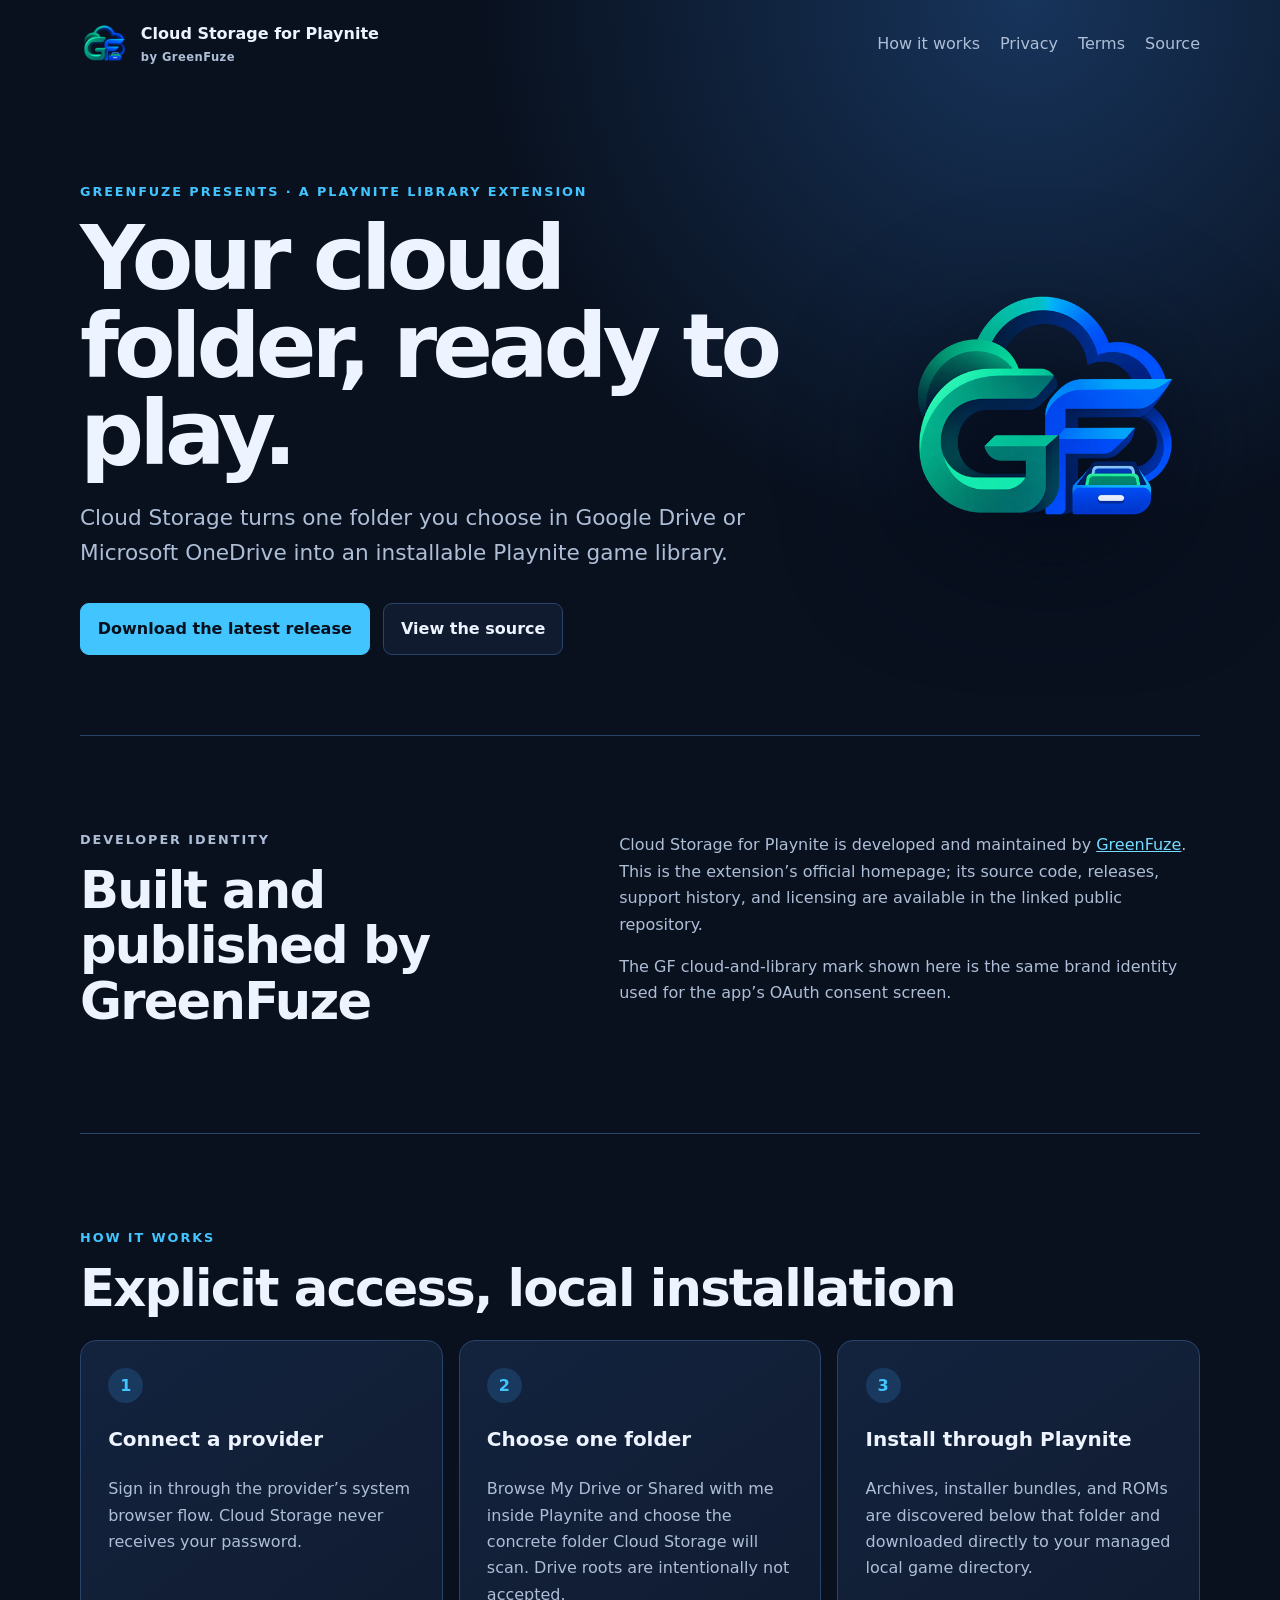
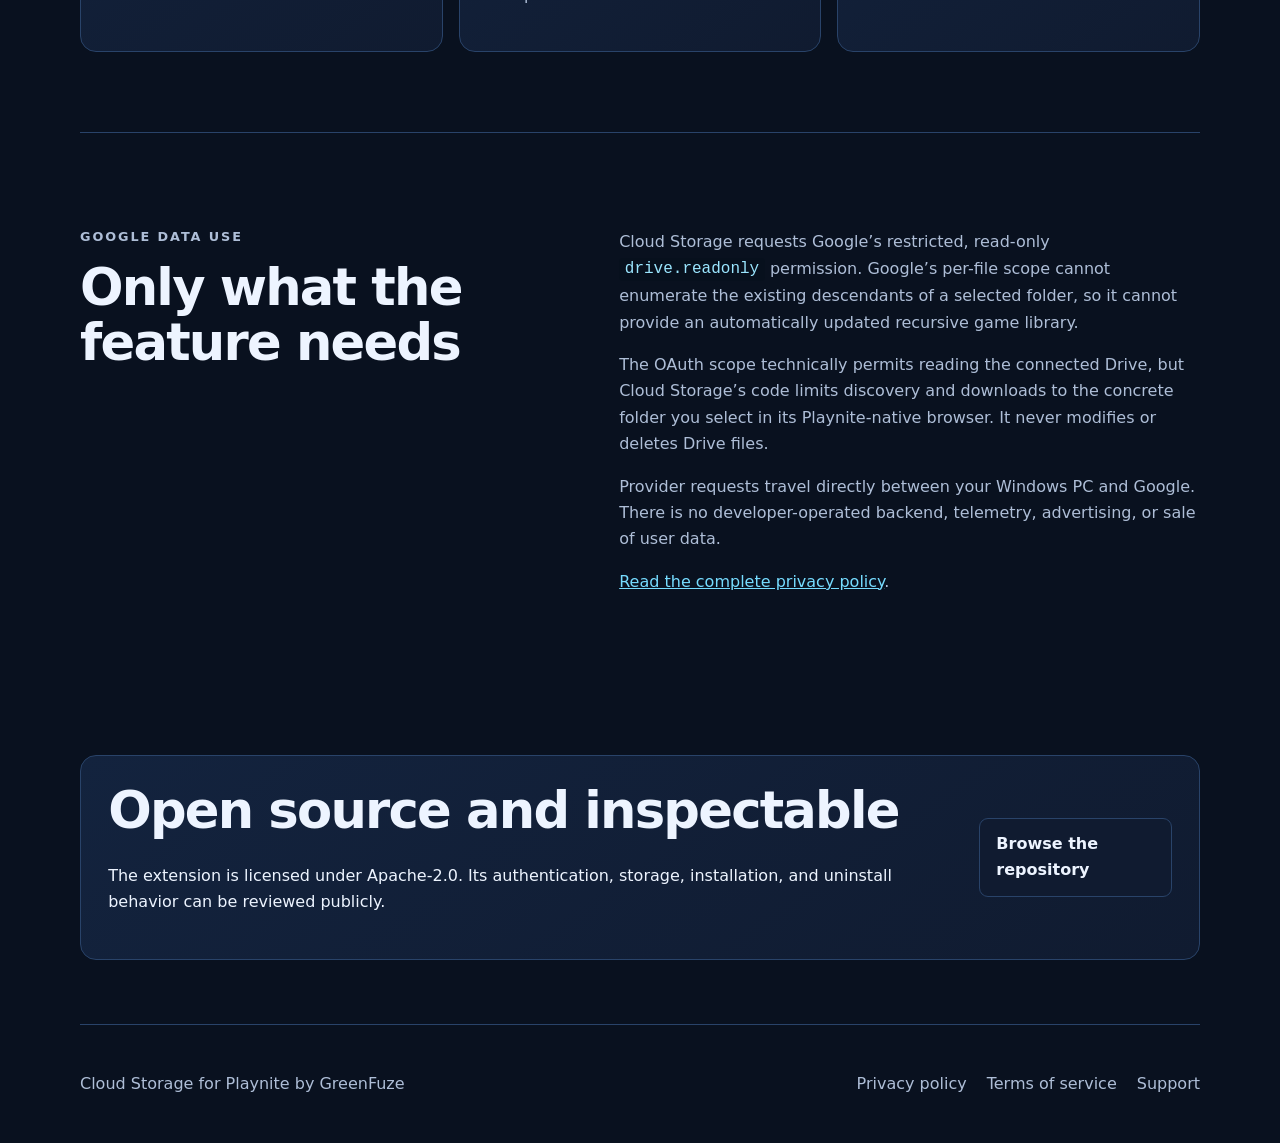
<file: docs/index.html>
<!doctype html>
<html lang="en">
<head>
  <meta charset="utf-8">
    <meta name="viewport" content="width=device-width, initial-scale=1">
    <link rel="icon" type="image/png" href="assets/greenfuze-cloud-storage-oauth-120.png">
  <meta name="description" content="Cloud Storage for Playnite discovers and installs game packages from a user-selected Google Drive or OneDrive folder.">
  <meta name="referrer" content="strict-origin-when-cross-origin">
  <title>Cloud Storage for Playnite</title>
  <link rel="stylesheet" href="styles.css">
  <link rel="icon" href="assets/greenfuze-cloud-storage-oauth-120.png">
</head>
<body>
  <header class="site-header">
    <a class="brand" href="./">
      <img src="assets/greenfuze-cloud-storage-logo.png" alt="GreenFuze Cloud Storage logo" width="48" height="48">
      <span>Cloud Storage for Playnite <small>by GreenFuze</small></span>
    </a>
    <nav aria-label="Primary navigation">
      <a href="#how-it-works">How it works</a>
      <a href="privacy.html">Privacy</a>
      <a href="terms.html">Terms</a>
      <a href="https://github.com/GreenFuze/PlayniteCloudSource">Source</a>
    </nav>
  </header>

  <main>
    <section class="hero">
      <div>
        <p class="eyebrow">GreenFuze presents · A Playnite library extension</p>
        <h1>Your cloud folder, ready to play.</h1>
        <p class="lede">Cloud Storage turns one folder you choose in Google Drive or Microsoft OneDrive into an installable Playnite game library.</p>
        <div class="actions">
          <a class="button primary" href="https://github.com/GreenFuze/PlayniteCloudSource/releases/latest">Download the latest release</a>
          <a class="button" href="https://github.com/GreenFuze/PlayniteCloudSource">View the source</a>
        </div>
      </div>
      <img class="hero-icon" src="assets/greenfuze-cloud-storage-logo.png" alt="GreenFuze Cloud Storage logo" width="256" height="256">
    </section>

    <section class="section identity">
      <div>
        <p class="eyebrow">Developer identity</p>
        <h2>Built and published by GreenFuze</h2>
      </div>
      <div>
        <p>Cloud Storage for Playnite is developed and maintained by <a href="https://github.com/GreenFuze">GreenFuze</a>. This is the extension’s official homepage; its source code, releases, support history, and licensing are available in the linked public repository.</p>
        <p>The GF cloud-and-library mark shown here is the same brand identity used for the app’s OAuth consent screen.</p>
      </div>
    </section>

    <section id="how-it-works" class="section">
      <p class="eyebrow">How it works</p>
      <h2>Explicit access, local installation</h2>
      <div class="cards">
        <article>
          <span class="number">1</span>
          <h3>Connect a provider</h3>
          <p>Sign in through the provider’s system browser flow. Cloud Storage never receives your password.</p>
        </article>
        <article>
          <span class="number">2</span>
          <h3>Choose one folder</h3>
          <p>Browse My Drive or Shared with me inside Playnite and choose the concrete folder Cloud Storage will scan. Drive roots are intentionally not accepted.</p>
        </article>
        <article>
          <span class="number">3</span>
          <h3>Install through Playnite</h3>
          <p>Archives, installer bundles, and ROMs are discovered below that folder and downloaded directly to your managed local game directory.</p>
        </article>
      </div>
    </section>

    <section class="section split">
      <div>
        <p class="eyebrow">Google data use</p>
        <h2>Only what the feature needs</h2>
      </div>
      <div>
        <p>Cloud Storage requests Google’s restricted, read-only <code>drive.readonly</code> permission. Google’s per-file scope cannot enumerate the existing descendants of a selected folder, so it cannot provide an automatically updated recursive game library.</p>
        <p>The OAuth scope technically permits reading the connected Drive, but Cloud Storage’s code limits discovery and downloads to the concrete folder you select in its Playnite-native browser. It never modifies or deletes Drive files.</p>
        <p>Provider requests travel directly between your Windows PC and Google. There is no developer-operated backend, telemetry, advertising, or sale of user data.</p>
        <p><a href="privacy.html">Read the complete privacy policy</a>.</p>
      </div>
    </section>

    <section class="section callout">
      <div>
        <h2>Open source and inspectable</h2>
        <p>The extension is licensed under Apache-2.0. Its authentication, storage, installation, and uninstall behavior can be reviewed publicly.</p>
      </div>
      <a class="button" href="https://github.com/GreenFuze/PlayniteCloudSource">Browse the repository</a>
    </section>
  </main>

  <footer>
    <span>Cloud Storage for Playnite by GreenFuze</span>
    <nav aria-label="Legal navigation">
      <a href="privacy.html">Privacy policy</a>
      <a href="terms.html">Terms of service</a>
      <a href="https://github.com/GreenFuze/PlayniteCloudSource/issues">Support</a>
    </nav>
  </footer>
</body>
</html>
</file>
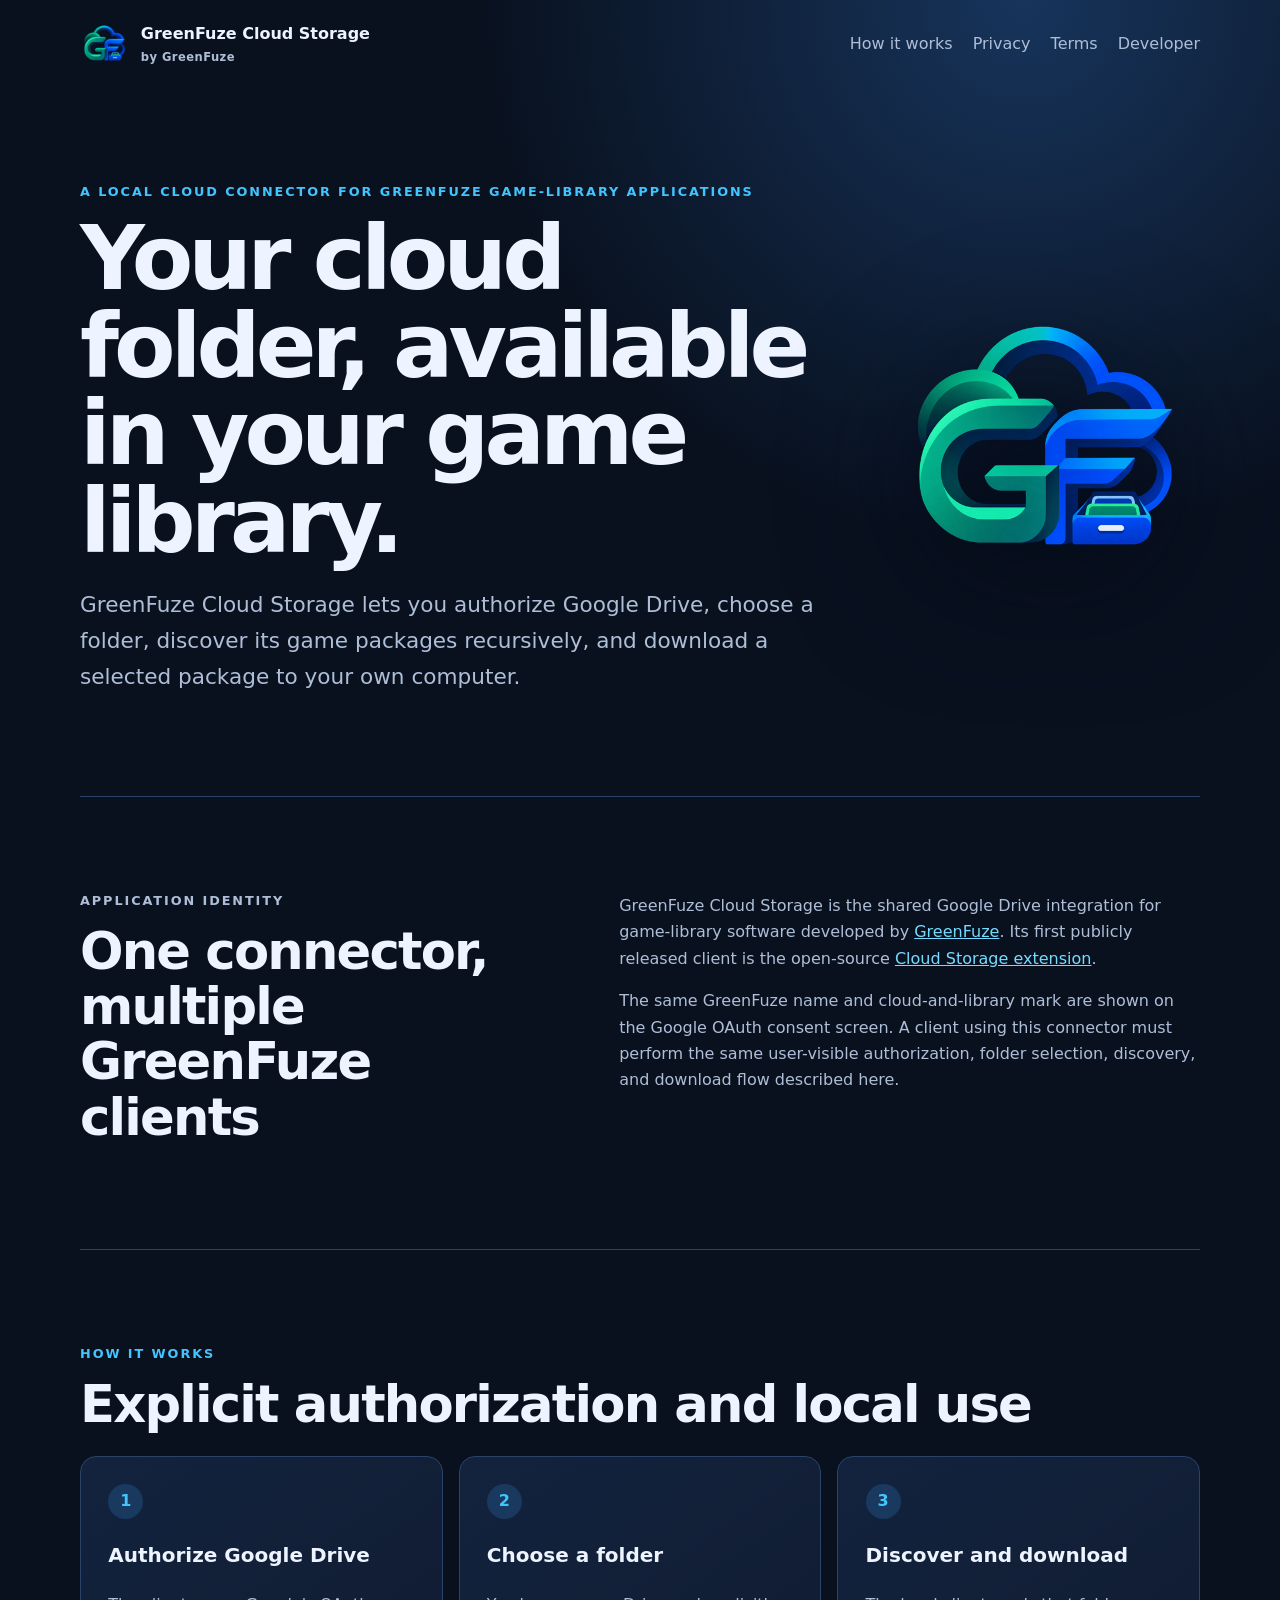
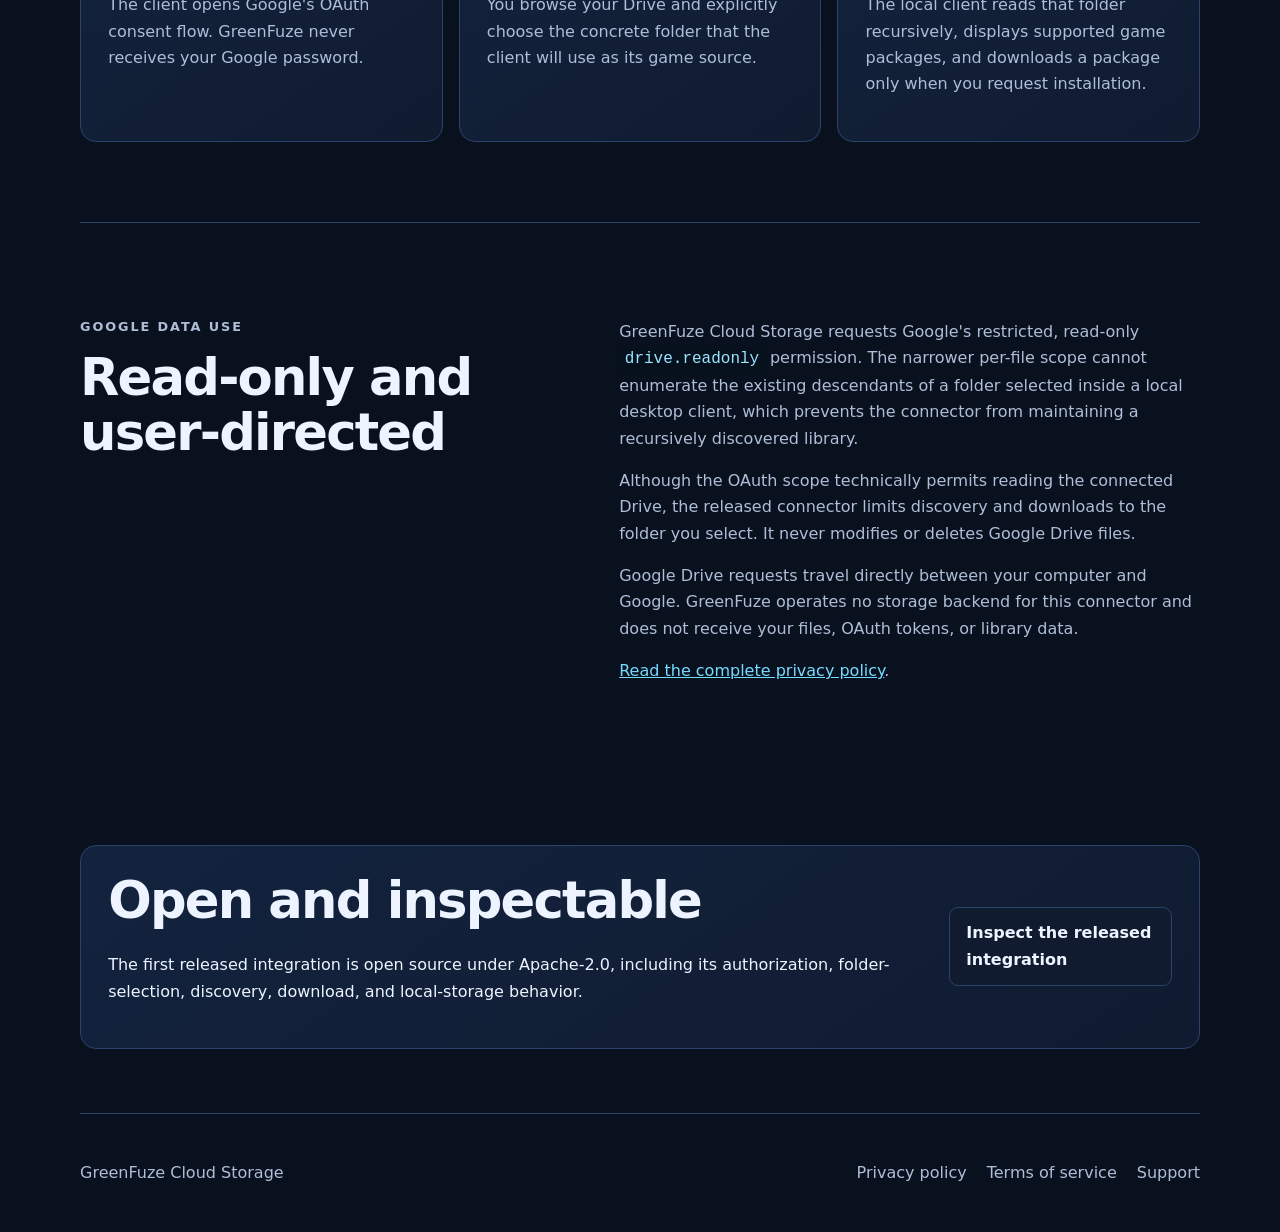
<file: docs/cloud-storage/index.html>
<!doctype html>
<html lang="en">
<head>
  <meta charset="utf-8">
  <meta name="viewport" content="width=device-width, initial-scale=1">
  <meta name="description" content="GreenFuze Cloud Storage connects user-selected cloud folders to GreenFuze game-library applications.">
  <meta name="referrer" content="strict-origin-when-cross-origin">
  <title>GreenFuze Cloud Storage</title>
  <link rel="stylesheet" href="../styles.css">
  <link rel="icon" type="image/png" href="../assets/greenfuze-cloud-storage-oauth-120.png">
</head>
<body>
  <header class="site-header">
    <a class="brand" href="./">
      <img src="../assets/greenfuze-cloud-storage-logo.png" alt="GreenFuze Cloud Storage logo" width="48" height="48">
      <span>GreenFuze Cloud Storage <small>by GreenFuze</small></span>
    </a>
    <nav aria-label="Primary navigation">
      <a href="#how-it-works">How it works</a>
      <a href="privacy.html">Privacy</a>
      <a href="terms.html">Terms</a>
      <a href="https://github.com/GreenFuze">Developer</a>
    </nav>
  </header>

  <main>
    <section class="hero">
      <div>
        <p class="eyebrow">A local cloud connector for GreenFuze game-library applications</p>
        <h1>Your cloud folder, available in your game library.</h1>
        <p class="lede">GreenFuze Cloud Storage lets you authorize Google Drive, choose a folder, discover its game packages recursively, and download a selected package to your own computer.</p>
      </div>
      <img class="hero-icon" src="../assets/greenfuze-cloud-storage-logo.png" alt="GreenFuze Cloud Storage logo" width="256" height="256">
    </section>

    <section class="section identity">
      <div>
        <p class="eyebrow">Application identity</p>
        <h2>One connector, multiple GreenFuze clients</h2>
      </div>
      <div>
        <p>GreenFuze Cloud Storage is the shared Google Drive integration for game-library software developed by <a href="https://github.com/GreenFuze">GreenFuze</a>. Its first publicly released client is the open-source <a href="https://github.com/GreenFuze/PlayniteCloudSource">Cloud Storage extension</a>.</p>
        <p>The same GreenFuze name and cloud-and-library mark are shown on the Google OAuth consent screen. A client using this connector must perform the same user-visible authorization, folder selection, discovery, and download flow described here.</p>
      </div>
    </section>

    <section id="how-it-works" class="section">
      <p class="eyebrow">How it works</p>
      <h2>Explicit authorization and local use</h2>
      <div class="cards">
        <article>
          <span class="number">1</span>
          <h3>Authorize Google Drive</h3>
          <p>The client opens Google's OAuth consent flow. GreenFuze never receives your Google password.</p>
        </article>
        <article>
          <span class="number">2</span>
          <h3>Choose a folder</h3>
          <p>You browse your Drive and explicitly choose the concrete folder that the client will use as its game source.</p>
        </article>
        <article>
          <span class="number">3</span>
          <h3>Discover and download</h3>
          <p>The local client reads that folder recursively, displays supported game packages, and downloads a package only when you request installation.</p>
        </article>
      </div>
    </section>

    <section class="section split">
      <div>
        <p class="eyebrow">Google data use</p>
        <h2>Read-only and user-directed</h2>
      </div>
      <div>
        <p>GreenFuze Cloud Storage requests Google's restricted, read-only <code>drive.readonly</code> permission. The narrower per-file scope cannot enumerate the existing descendants of a folder selected inside a local desktop client, which prevents the connector from maintaining a recursively discovered library.</p>
        <p>Although the OAuth scope technically permits reading the connected Drive, the released connector limits discovery and downloads to the folder you select. It never modifies or deletes Google Drive files.</p>
        <p>Google Drive requests travel directly between your computer and Google. GreenFuze operates no storage backend for this connector and does not receive your files, OAuth tokens, or library data.</p>
        <p><a href="privacy.html">Read the complete privacy policy</a>.</p>
      </div>
    </section>

    <section class="section callout">
      <div>
        <h2>Open and inspectable</h2>
        <p>The first released integration is open source under Apache-2.0, including its authorization, folder-selection, discovery, download, and local-storage behavior.</p>
      </div>
      <a class="button" href="https://github.com/GreenFuze/PlayniteCloudSource">Inspect the released integration</a>
    </section>
  </main>

  <footer>
    <span>GreenFuze Cloud Storage</span>
    <nav aria-label="Legal navigation">
      <a href="privacy.html">Privacy policy</a>
      <a href="terms.html">Terms of service</a>
      <a href="https://github.com/GreenFuze/PlayniteCloudSource/issues">Support</a>
    </nav>
  </footer>
</body>
</html>
</file>
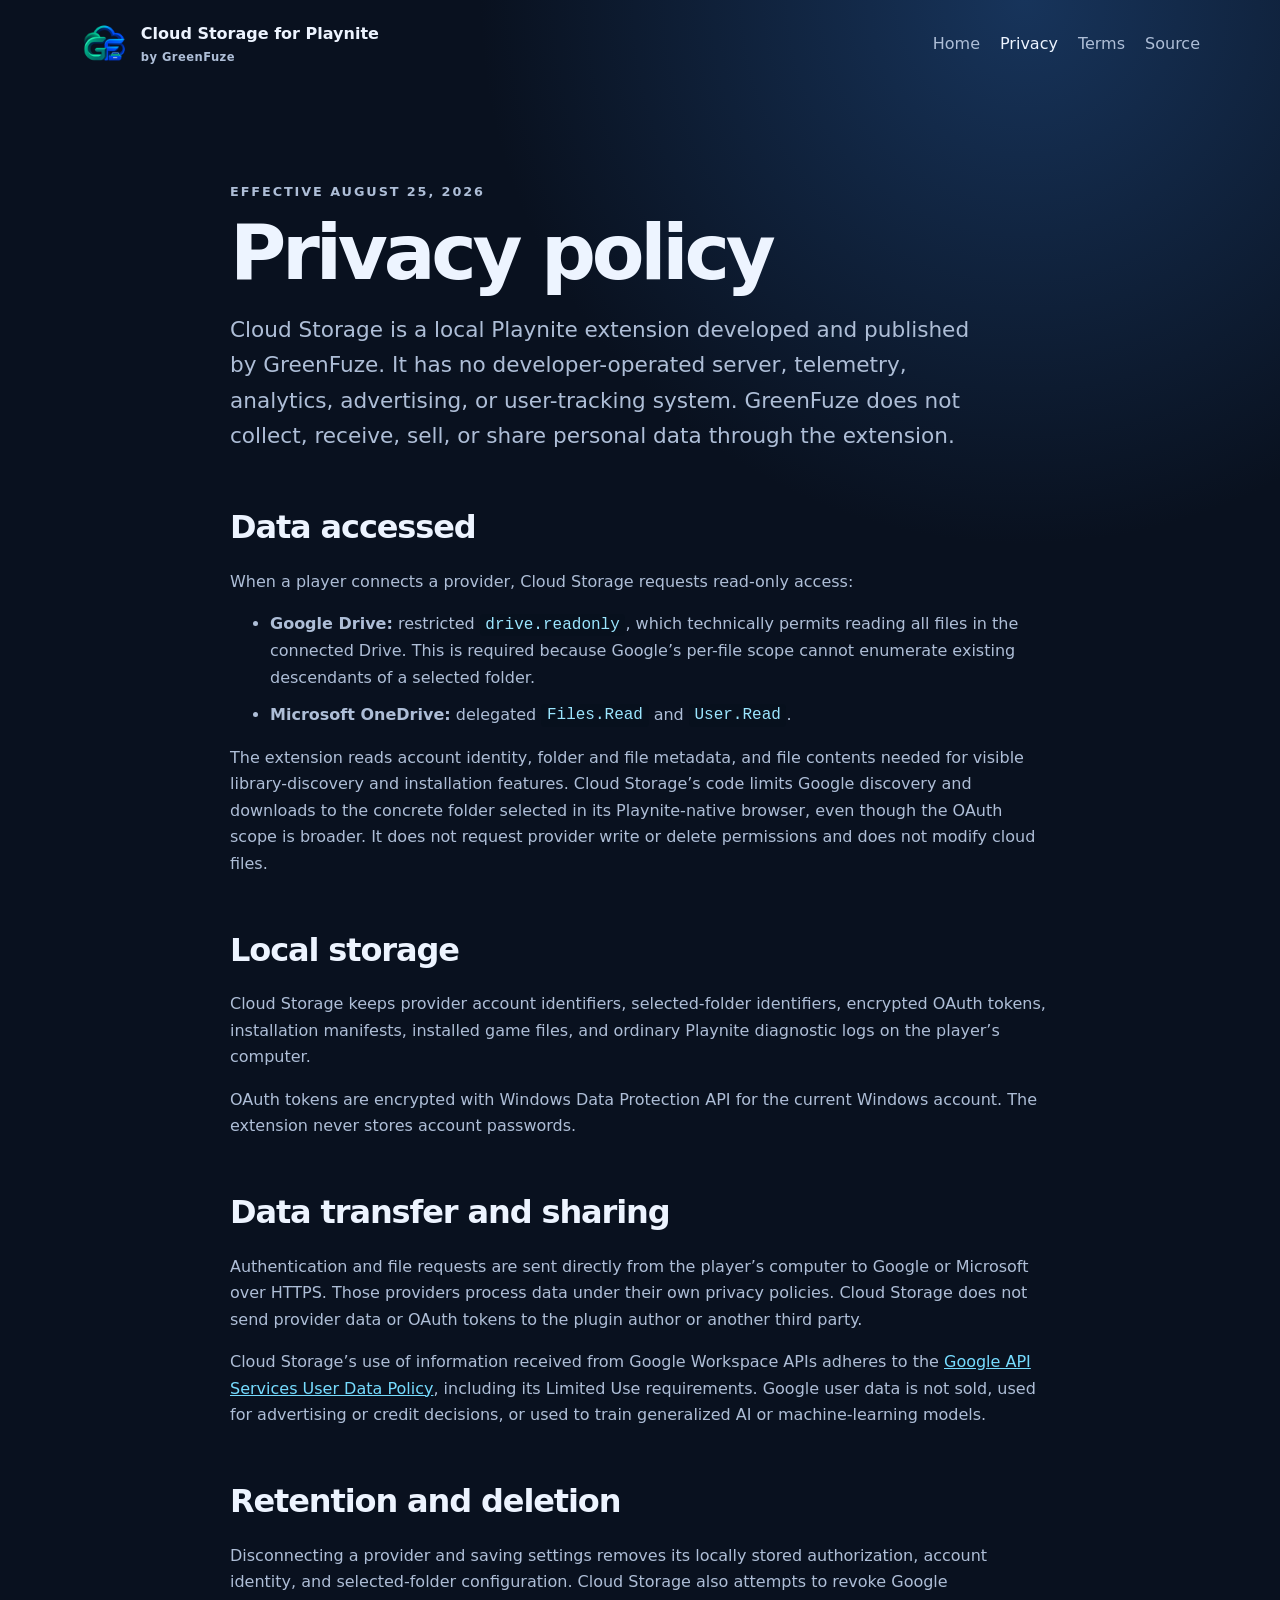
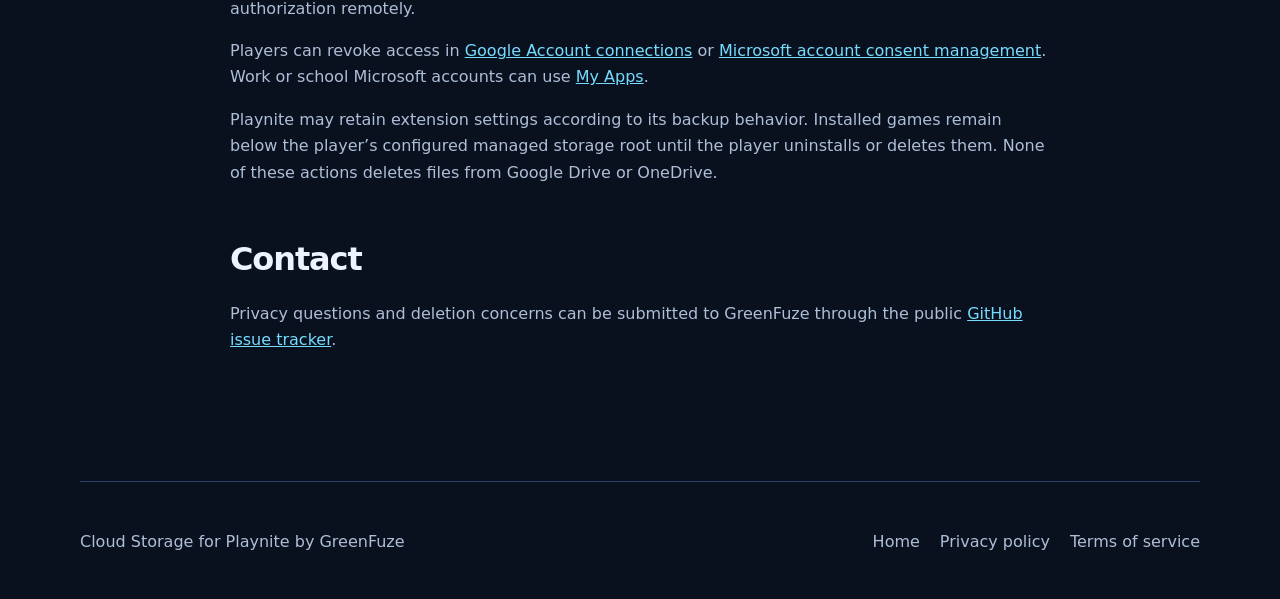
<file: docs/privacy.html>
<!doctype html>
<html lang="en">
<head>
  <meta charset="utf-8">
    <meta name="viewport" content="width=device-width, initial-scale=1">
    <link rel="icon" type="image/png" href="assets/greenfuze-cloud-storage-oauth-120.png">
  <meta name="description" content="Privacy policy for Cloud Storage for Playnite.">
  <title>Privacy policy · Cloud Storage for Playnite</title>
  <link rel="stylesheet" href="styles.css">
  <link rel="icon" href="assets/greenfuze-cloud-storage-oauth-120.png">
</head>
<body>
  <header class="site-header">
    <a class="brand" href="./"><img src="assets/greenfuze-cloud-storage-logo.png" alt="GreenFuze Cloud Storage logo" width="48" height="48"><span>Cloud Storage for Playnite <small>by GreenFuze</small></span></a>
    <nav aria-label="Primary navigation"><a href="./">Home</a><a aria-current="page" href="privacy.html">Privacy</a><a href="terms.html">Terms</a><a href="https://github.com/GreenFuze/PlayniteCloudSource">Source</a></nav>
  </header>

  <main class="document">
    <p class="eyebrow">Effective August 25, 2026</p>
    <h1>Privacy policy</h1>
    <p class="lede">Cloud Storage is a local Playnite extension developed and published by GreenFuze. It has no developer-operated server, telemetry, analytics, advertising, or user-tracking system. GreenFuze does not collect, receive, sell, or share personal data through the extension.</p>

    <h2>Data accessed</h2>
    <p>When a player connects a provider, Cloud Storage requests read-only access:</p>
    <ul>
      <li><strong>Google Drive:</strong> restricted <code>drive.readonly</code>, which technically permits reading all files in the connected Drive. This is required because Google’s per-file scope cannot enumerate existing descendants of a selected folder.</li>
      <li><strong>Microsoft OneDrive:</strong> delegated <code>Files.Read</code> and <code>User.Read</code>.</li>
    </ul>
    <p>The extension reads account identity, folder and file metadata, and file contents needed for visible library-discovery and installation features. Cloud Storage’s code limits Google discovery and downloads to the concrete folder selected in its Playnite-native browser, even though the OAuth scope is broader. It does not request provider write or delete permissions and does not modify cloud files.</p>

    <h2>Local storage</h2>
    <p>Cloud Storage keeps provider account identifiers, selected-folder identifiers, encrypted OAuth tokens, installation manifests, installed game files, and ordinary Playnite diagnostic logs on the player’s computer.</p>
    <p>OAuth tokens are encrypted with Windows Data Protection API for the current Windows account. The extension never stores account passwords.</p>

    <h2>Data transfer and sharing</h2>
    <p>Authentication and file requests are sent directly from the player’s computer to Google or Microsoft over HTTPS. Those providers process data under their own privacy policies. Cloud Storage does not send provider data or OAuth tokens to the plugin author or another third party.</p>
    <p>Cloud Storage’s use of information received from Google Workspace APIs adheres to the <a href="https://developers.google.com/terms/api-services-user-data-policy">Google API Services User Data Policy</a>, including its Limited Use requirements. Google user data is not sold, used for advertising or credit decisions, or used to train generalized AI or machine-learning models.</p>

    <h2>Retention and deletion</h2>
    <p>Disconnecting a provider and saving settings removes its locally stored authorization, account identity, and selected-folder configuration. Cloud Storage also attempts to revoke Google authorization remotely.</p>
    <p>Players can revoke access in <a href="https://myaccount.google.com/connections">Google Account connections</a> or <a href="https://account.live.com/consent/Manage">Microsoft account consent management</a>. Work or school Microsoft accounts can use <a href="https://myapps.microsoft.com/">My Apps</a>.</p>
    <p>Playnite may retain extension settings according to its backup behavior. Installed games remain below the player’s configured managed storage root until the player uninstalls or deletes them. None of these actions deletes files from Google Drive or OneDrive.</p>

    <h2>Contact</h2>
    <p>Privacy questions and deletion concerns can be submitted to GreenFuze through the public <a href="https://github.com/GreenFuze/PlayniteCloudSource/issues">GitHub issue tracker</a>.</p>
  </main>

  <footer><span>Cloud Storage for Playnite by GreenFuze</span><nav aria-label="Legal navigation"><a href="./">Home</a><a href="privacy.html">Privacy policy</a><a href="terms.html">Terms of service</a></nav></footer>
</body>
</html>
</file>
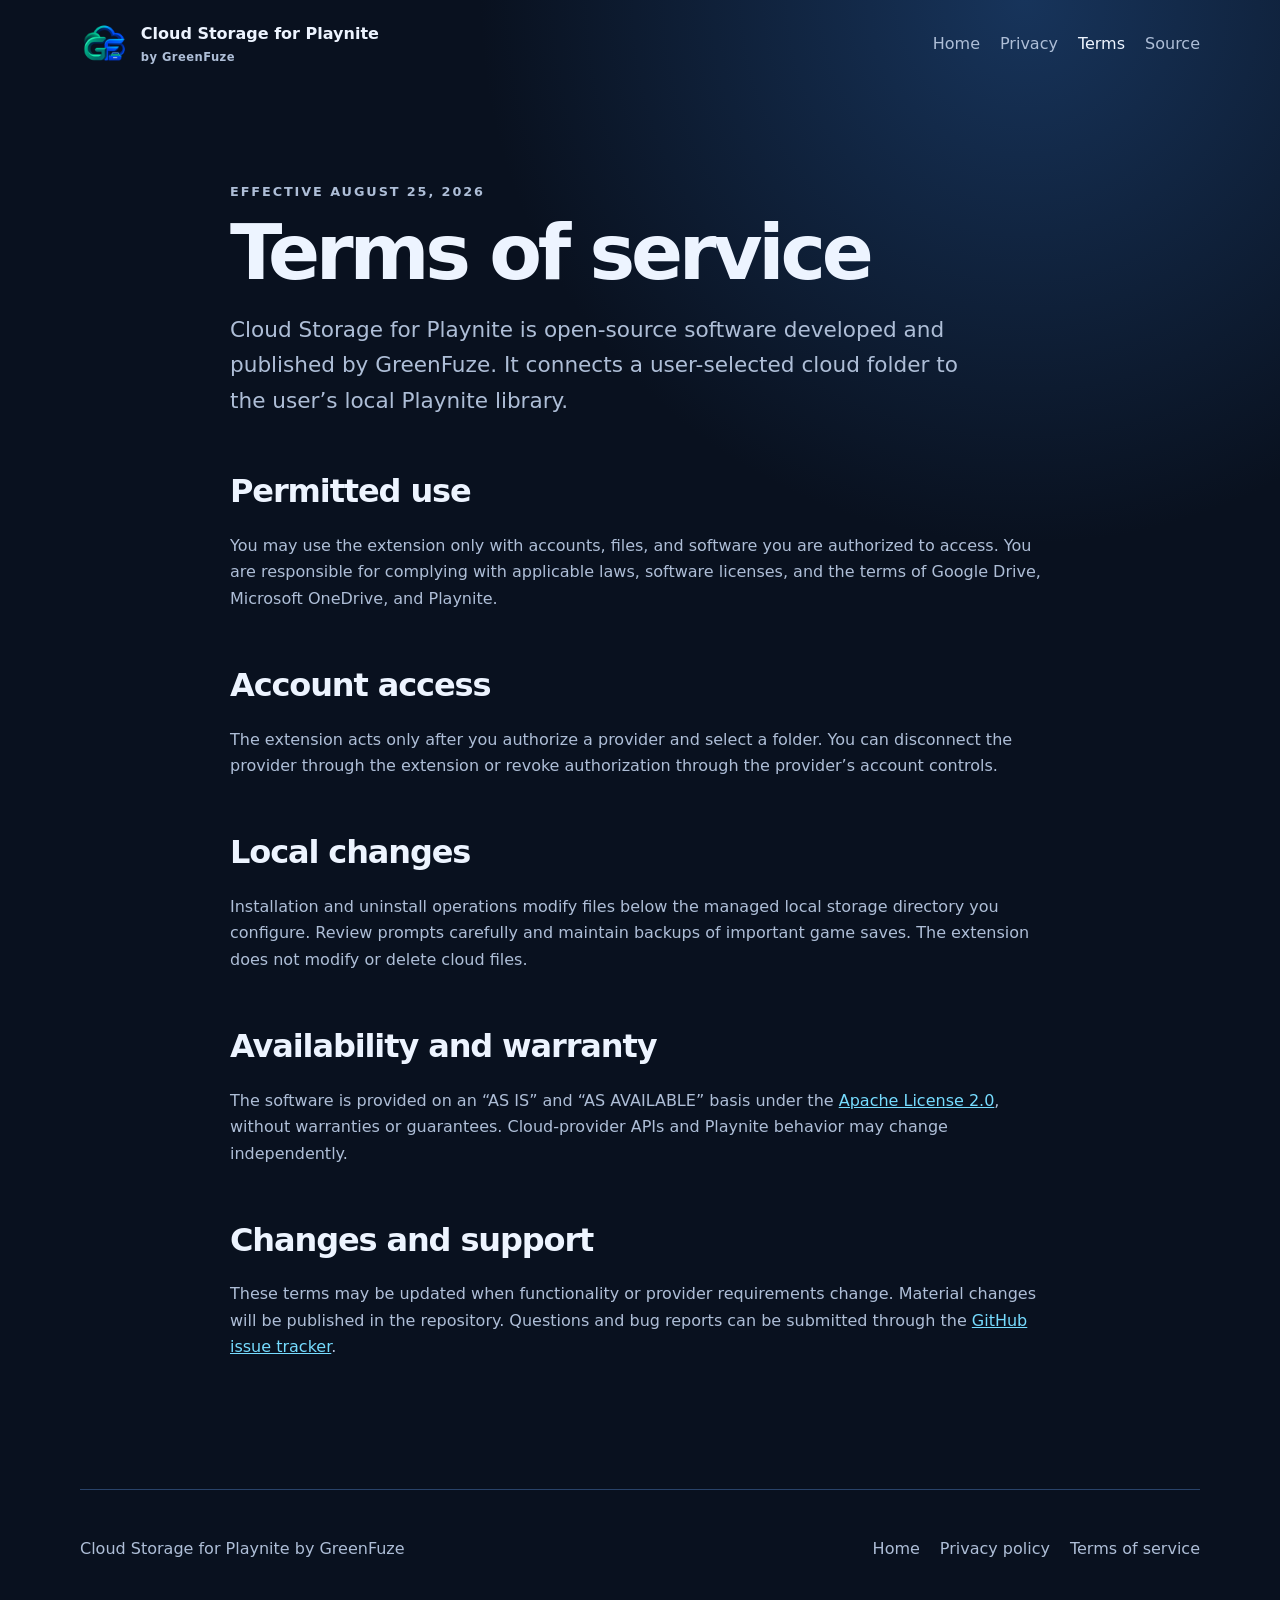
<file: docs/terms.html>
<!doctype html>
<html lang="en">
<head>
  <meta charset="utf-8">
    <meta name="viewport" content="width=device-width, initial-scale=1">
    <link rel="icon" type="image/png" href="assets/greenfuze-cloud-storage-oauth-120.png">
  <meta name="description" content="Terms of service for Cloud Storage for Playnite.">
  <title>Terms of service · Cloud Storage for Playnite</title>
  <link rel="stylesheet" href="styles.css">
  <link rel="icon" href="assets/greenfuze-cloud-storage-oauth-120.png">
</head>
<body>
  <header class="site-header">
    <a class="brand" href="./"><img src="assets/greenfuze-cloud-storage-logo.png" alt="GreenFuze Cloud Storage logo" width="48" height="48"><span>Cloud Storage for Playnite <small>by GreenFuze</small></span></a>
    <nav aria-label="Primary navigation"><a href="./">Home</a><a href="privacy.html">Privacy</a><a aria-current="page" href="terms.html">Terms</a><a href="https://github.com/GreenFuze/PlayniteCloudSource">Source</a></nav>
  </header>

  <main class="document">
    <p class="eyebrow">Effective August 25, 2026</p>
    <h1>Terms of service</h1>
    <p class="lede">Cloud Storage for Playnite is open-source software developed and published by GreenFuze. It connects a user-selected cloud folder to the user’s local Playnite library.</p>

    <h2>Permitted use</h2>
    <p>You may use the extension only with accounts, files, and software you are authorized to access. You are responsible for complying with applicable laws, software licenses, and the terms of Google Drive, Microsoft OneDrive, and Playnite.</p>

    <h2>Account access</h2>
    <p>The extension acts only after you authorize a provider and select a folder. You can disconnect the provider through the extension or revoke authorization through the provider’s account controls.</p>

    <h2>Local changes</h2>
    <p>Installation and uninstall operations modify files below the managed local storage directory you configure. Review prompts carefully and maintain backups of important game saves. The extension does not modify or delete cloud files.</p>

    <h2>Availability and warranty</h2>
    <p>The software is provided on an “AS IS” and “AS AVAILABLE” basis under the <a href="https://github.com/GreenFuze/PlayniteCloudSource/blob/main/LICENSE">Apache License 2.0</a>, without warranties or guarantees. Cloud-provider APIs and Playnite behavior may change independently.</p>

    <h2>Changes and support</h2>
    <p>These terms may be updated when functionality or provider requirements change. Material changes will be published in the repository. Questions and bug reports can be submitted through the <a href="https://github.com/GreenFuze/PlayniteCloudSource/issues">GitHub issue tracker</a>.</p>
  </main>

  <footer><span>Cloud Storage for Playnite by GreenFuze</span><nav aria-label="Legal navigation"><a href="./">Home</a><a href="privacy.html">Privacy policy</a><a href="terms.html">Terms of service</a></nav></footer>
</body>
</html>
</file>
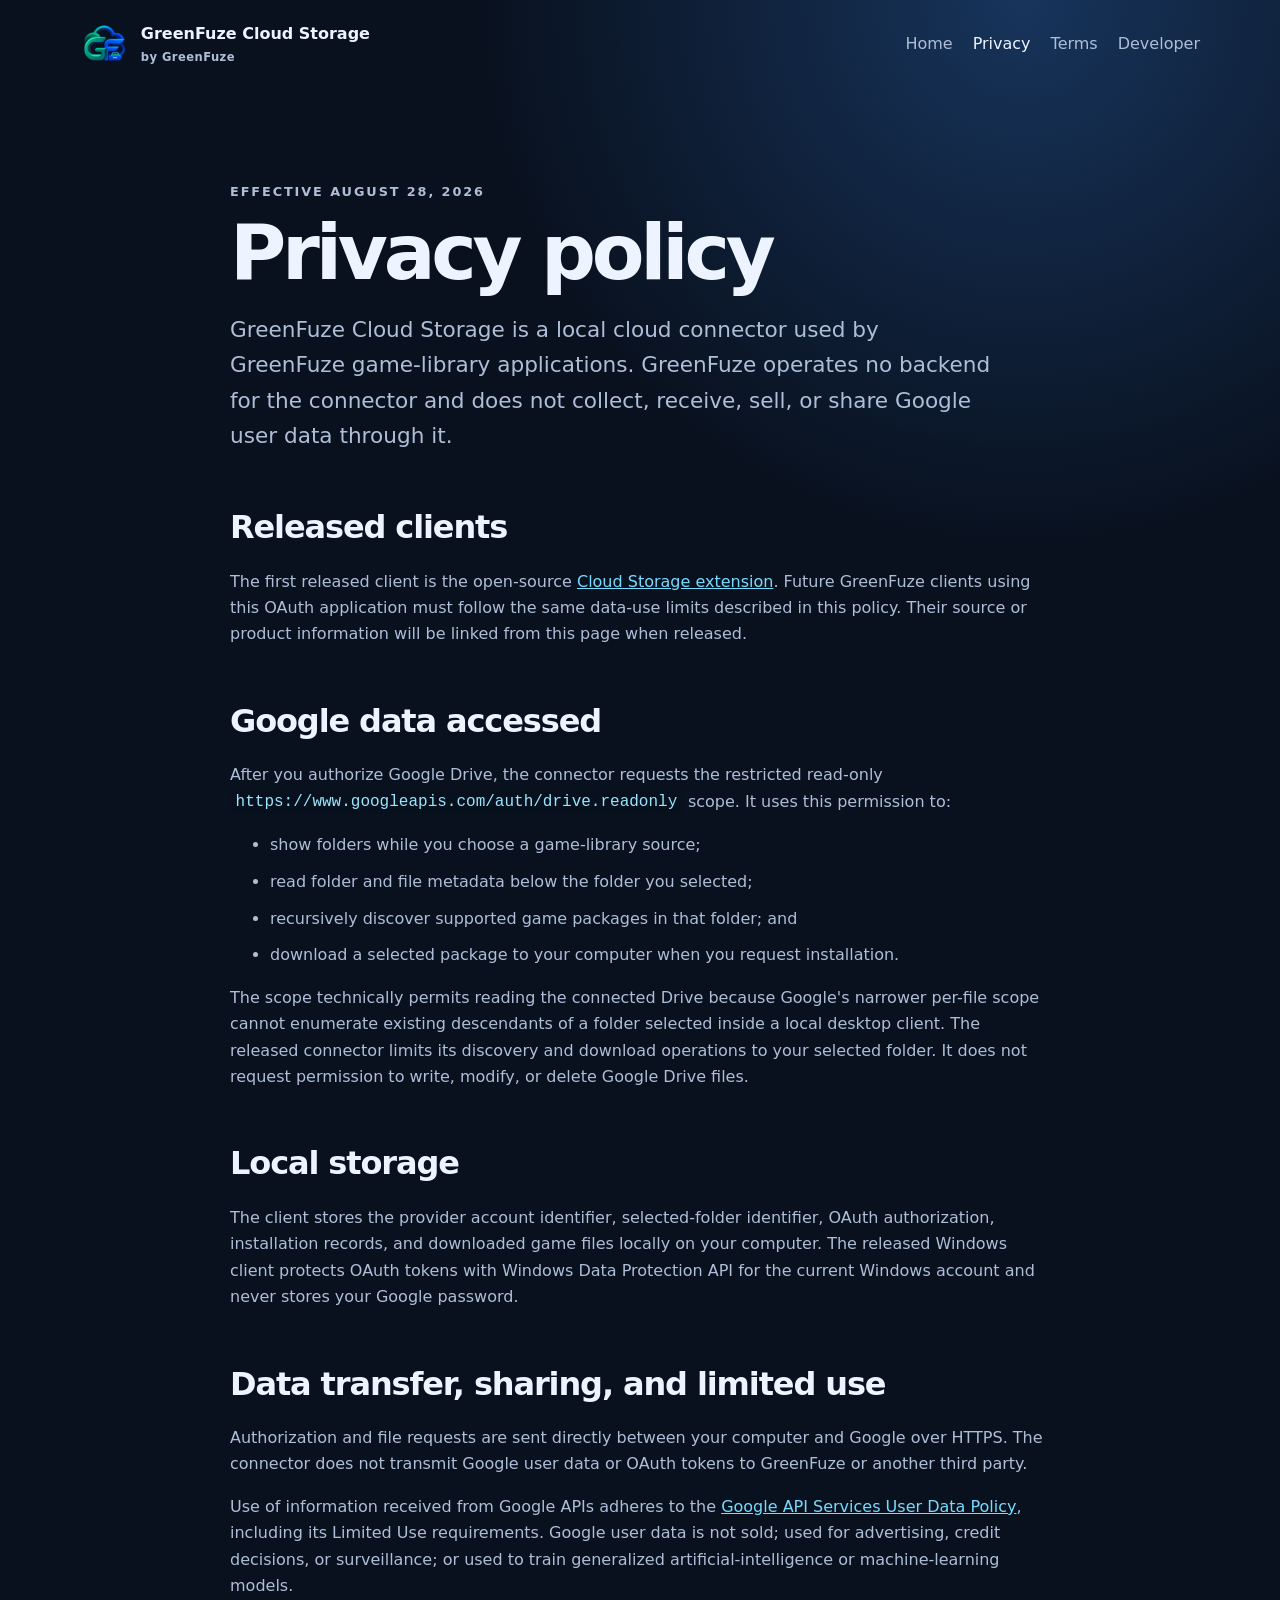
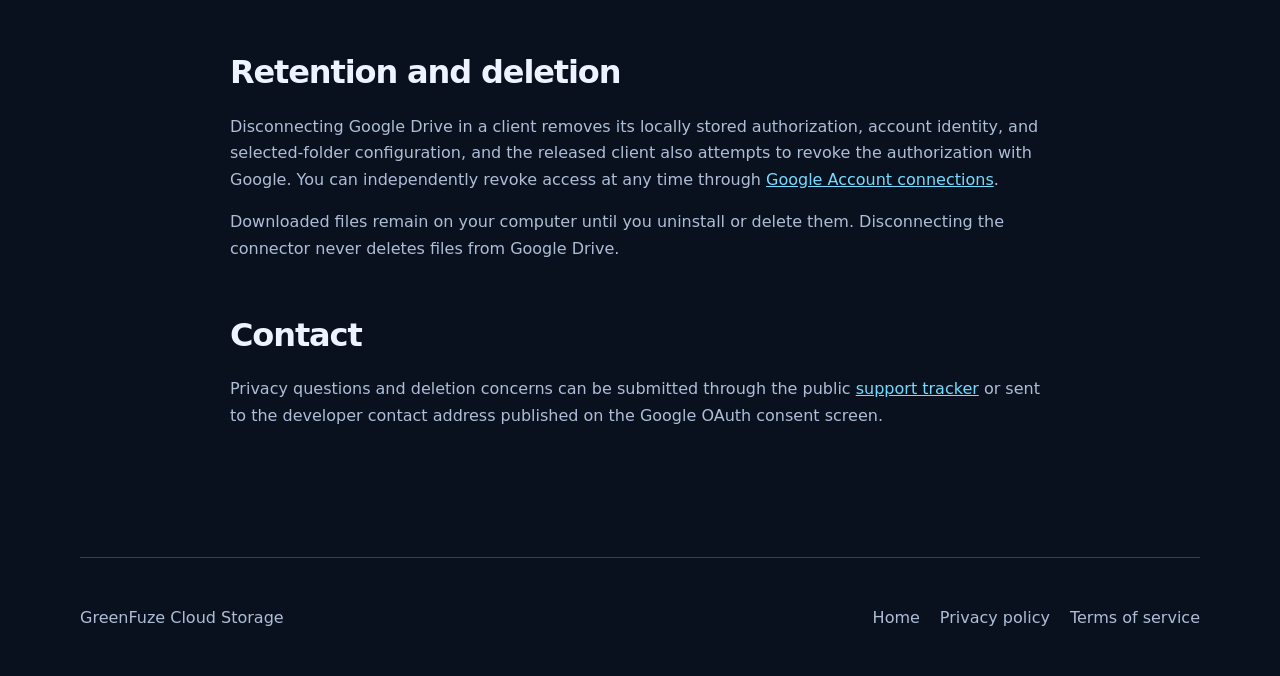
<file: docs/cloud-storage/privacy.html>
<!doctype html>
<html lang="en">
<head>
  <meta charset="utf-8">
  <meta name="viewport" content="width=device-width, initial-scale=1">
  <meta name="description" content="Privacy policy for GreenFuze Cloud Storage.">
  <title>Privacy policy · GreenFuze Cloud Storage</title>
  <link rel="stylesheet" href="../styles.css">
  <link rel="icon" type="image/png" href="../assets/greenfuze-cloud-storage-oauth-120.png">
</head>
<body>
  <header class="site-header">
    <a class="brand" href="./"><img src="../assets/greenfuze-cloud-storage-logo.png" alt="GreenFuze Cloud Storage logo" width="48" height="48"><span>GreenFuze Cloud Storage <small>by GreenFuze</small></span></a>
    <nav aria-label="Primary navigation"><a href="./">Home</a><a aria-current="page" href="privacy.html">Privacy</a><a href="terms.html">Terms</a><a href="https://github.com/GreenFuze">Developer</a></nav>
  </header>

  <main class="document">
    <p class="eyebrow">Effective August 28, 2026</p>
    <h1>Privacy policy</h1>
    <p class="lede">GreenFuze Cloud Storage is a local cloud connector used by GreenFuze game-library applications. GreenFuze operates no backend for the connector and does not collect, receive, sell, or share Google user data through it.</p>

    <h2>Released clients</h2>
    <p>The first released client is the open-source <a href="https://github.com/GreenFuze/PlayniteCloudSource">Cloud Storage extension</a>. Future GreenFuze clients using this OAuth application must follow the same data-use limits described in this policy. Their source or product information will be linked from this page when released.</p>

    <h2>Google data accessed</h2>
    <p>After you authorize Google Drive, the connector requests the restricted read-only <code>https://www.googleapis.com/auth/drive.readonly</code> scope. It uses this permission to:</p>
    <ul>
      <li>show folders while you choose a game-library source;</li>
      <li>read folder and file metadata below the folder you selected;</li>
      <li>recursively discover supported game packages in that folder; and</li>
      <li>download a selected package to your computer when you request installation.</li>
    </ul>
    <p>The scope technically permits reading the connected Drive because Google's narrower per-file scope cannot enumerate existing descendants of a folder selected inside a local desktop client. The released connector limits its discovery and download operations to your selected folder. It does not request permission to write, modify, or delete Google Drive files.</p>

    <h2>Local storage</h2>
    <p>The client stores the provider account identifier, selected-folder identifier, OAuth authorization, installation records, and downloaded game files locally on your computer. The released Windows client protects OAuth tokens with Windows Data Protection API for the current Windows account and never stores your Google password.</p>

    <h2>Data transfer, sharing, and limited use</h2>
    <p>Authorization and file requests are sent directly between your computer and Google over HTTPS. The connector does not transmit Google user data or OAuth tokens to GreenFuze or another third party.</p>
    <p>Use of information received from Google APIs adheres to the <a href="https://developers.google.com/terms/api-services-user-data-policy">Google API Services User Data Policy</a>, including its Limited Use requirements. Google user data is not sold; used for advertising, credit decisions, or surveillance; or used to train generalized artificial-intelligence or machine-learning models.</p>

    <h2>Retention and deletion</h2>
    <p>Disconnecting Google Drive in a client removes its locally stored authorization, account identity, and selected-folder configuration, and the released client also attempts to revoke the authorization with Google. You can independently revoke access at any time through <a href="https://myaccount.google.com/connections">Google Account connections</a>.</p>
    <p>Downloaded files remain on your computer until you uninstall or delete them. Disconnecting the connector never deletes files from Google Drive.</p>

    <h2>Contact</h2>
    <p>Privacy questions and deletion concerns can be submitted through the public <a href="https://github.com/GreenFuze/PlayniteCloudSource/issues">support tracker</a> or sent to the developer contact address published on the Google OAuth consent screen.</p>
  </main>

  <footer><span>GreenFuze Cloud Storage</span><nav aria-label="Legal navigation"><a href="./">Home</a><a href="privacy.html">Privacy policy</a><a href="terms.html">Terms of service</a></nav></footer>
</body>
</html>
</file>
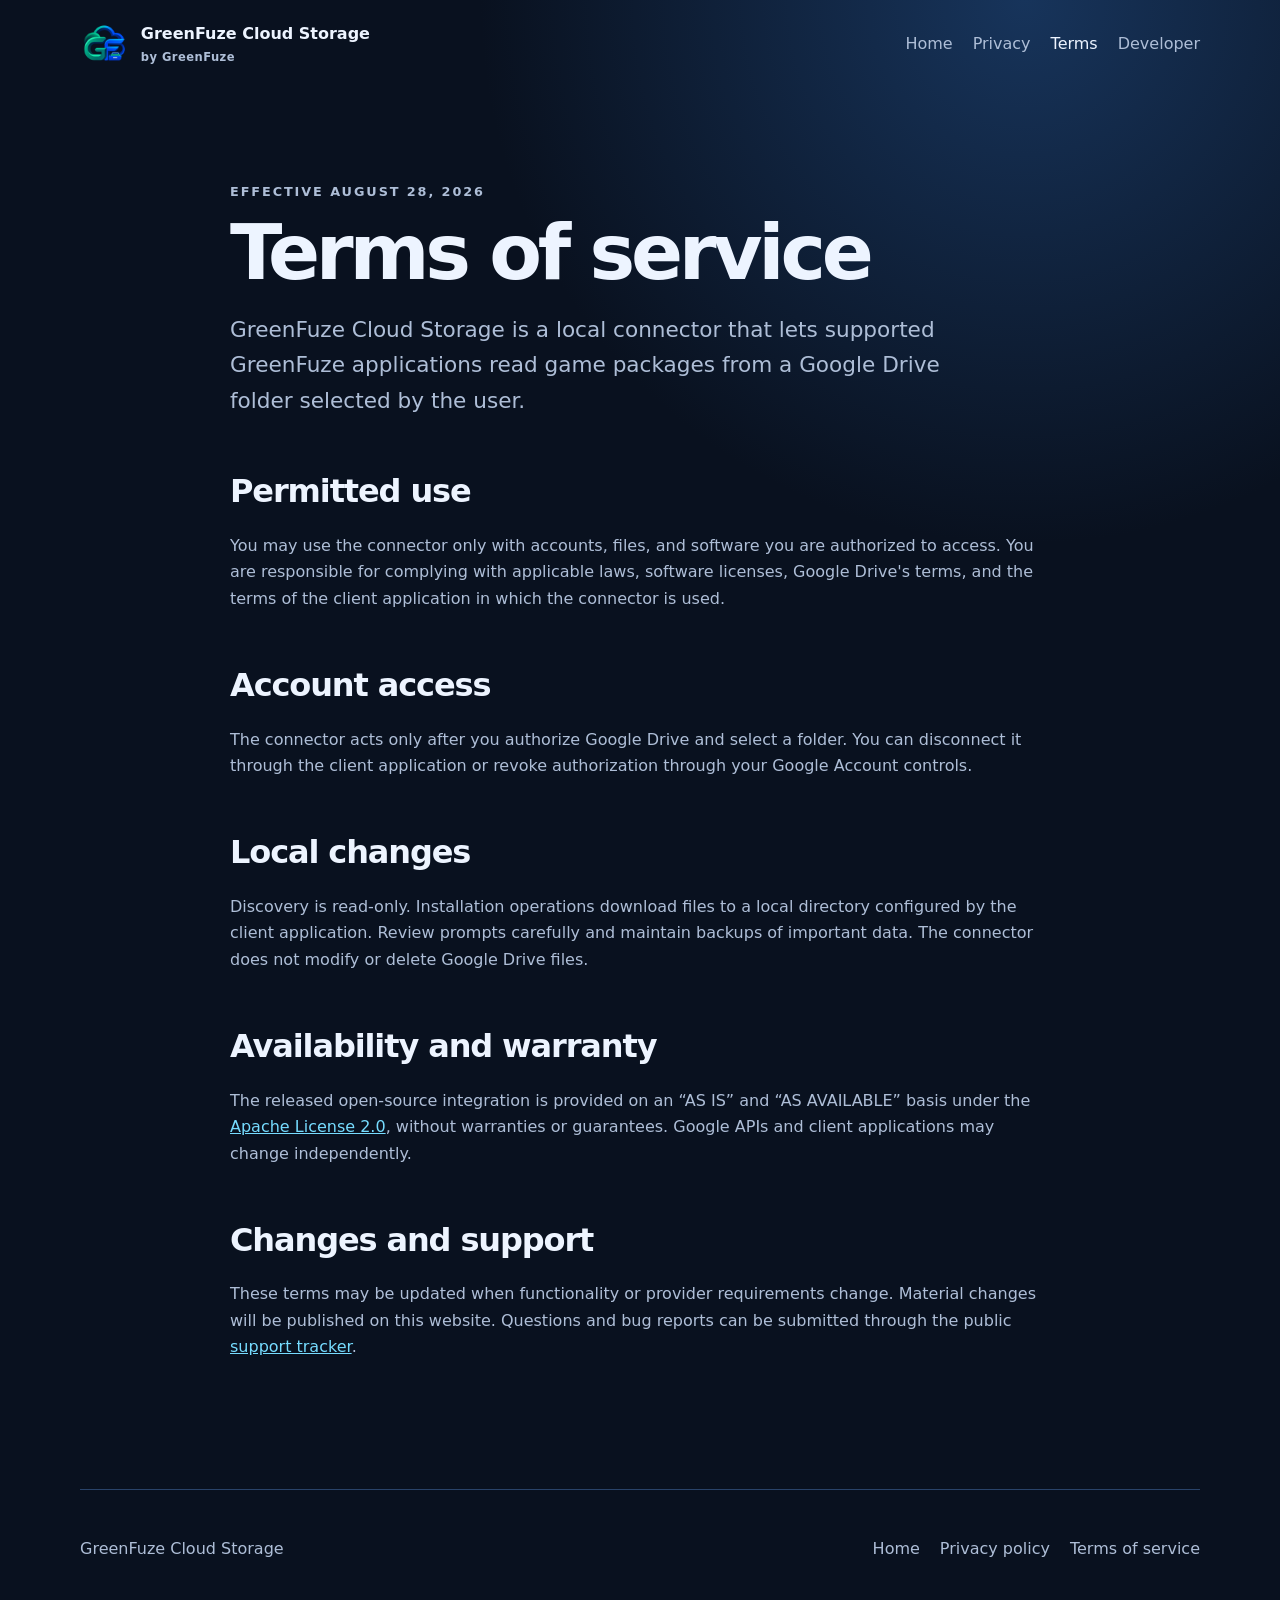
<file: docs/cloud-storage/terms.html>
<!doctype html>
<html lang="en">
<head>
  <meta charset="utf-8">
  <meta name="viewport" content="width=device-width, initial-scale=1">
  <meta name="description" content="Terms of service for GreenFuze Cloud Storage.">
  <title>Terms of service · GreenFuze Cloud Storage</title>
  <link rel="stylesheet" href="../styles.css">
  <link rel="icon" type="image/png" href="../assets/greenfuze-cloud-storage-oauth-120.png">
</head>
<body>
  <header class="site-header">
    <a class="brand" href="./"><img src="../assets/greenfuze-cloud-storage-logo.png" alt="GreenFuze Cloud Storage logo" width="48" height="48"><span>GreenFuze Cloud Storage <small>by GreenFuze</small></span></a>
    <nav aria-label="Primary navigation"><a href="./">Home</a><a href="privacy.html">Privacy</a><a aria-current="page" href="terms.html">Terms</a><a href="https://github.com/GreenFuze">Developer</a></nav>
  </header>

  <main class="document">
    <p class="eyebrow">Effective August 28, 2026</p>
    <h1>Terms of service</h1>
    <p class="lede">GreenFuze Cloud Storage is a local connector that lets supported GreenFuze applications read game packages from a Google Drive folder selected by the user.</p>

    <h2>Permitted use</h2>
    <p>You may use the connector only with accounts, files, and software you are authorized to access. You are responsible for complying with applicable laws, software licenses, Google Drive's terms, and the terms of the client application in which the connector is used.</p>

    <h2>Account access</h2>
    <p>The connector acts only after you authorize Google Drive and select a folder. You can disconnect it through the client application or revoke authorization through your Google Account controls.</p>

    <h2>Local changes</h2>
    <p>Discovery is read-only. Installation operations download files to a local directory configured by the client application. Review prompts carefully and maintain backups of important data. The connector does not modify or delete Google Drive files.</p>

    <h2>Availability and warranty</h2>
    <p>The released open-source integration is provided on an “AS IS” and “AS AVAILABLE” basis under the <a href="https://github.com/GreenFuze/PlayniteCloudSource/blob/main/LICENSE">Apache License 2.0</a>, without warranties or guarantees. Google APIs and client applications may change independently.</p>

    <h2>Changes and support</h2>
    <p>These terms may be updated when functionality or provider requirements change. Material changes will be published on this website. Questions and bug reports can be submitted through the public <a href="https://github.com/GreenFuze/PlayniteCloudSource/issues">support tracker</a>.</p>
  </main>

  <footer><span>GreenFuze Cloud Storage</span><nav aria-label="Legal navigation"><a href="./">Home</a><a href="privacy.html">Privacy policy</a><a href="terms.html">Terms of service</a></nav></footer>
</body>
</html>
</file>
<file: docs/styles.css>
:root {
  color-scheme: dark;
  --background: #09111f;
  --panel: #101b30;
  --panel-soft: #13233e;
  --border: #294369;
  --text: #edf4ff;
  --muted: #aebed7;
  --accent: #42c5ff;
  --accent-strong: #76dcff;
  --max: 1120px;
}

* { box-sizing: border-box; }
html { scroll-behavior: smooth; }
body {
  margin: 0;
  background: radial-gradient(circle at 80% 0%, #17345b 0, transparent 34rem), var(--background);
  color: var(--text);
  font: 16px/1.65 Inter, ui-sans-serif, system-ui, -apple-system, BlinkMacSystemFont, "Segoe UI", sans-serif;
}
a { color: var(--accent-strong); }
a:hover { color: white; }
.site-header, footer {
  width: min(calc(100% - 2rem), var(--max));
  margin: 0 auto;
  display: flex;
  align-items: center;
  justify-content: space-between;
  gap: 2rem;
}
.site-header { min-height: 88px; }
.brand { display: flex; align-items: center; gap: .8rem; color: var(--text); font-weight: 750; text-decoration: none; }
.brand img { border-radius: 12px; }
.brand small { display: block; color: var(--muted); font-size: .72rem; font-weight: 650; letter-spacing: .04em; }
nav { display: flex; flex-wrap: wrap; gap: 1.25rem; }
nav a { color: var(--muted); text-decoration: none; }
nav a[aria-current="page"], nav a:hover { color: var(--text); }
main { width: min(calc(100% - 2rem), var(--max)); margin: 0 auto; }
.hero {
  min-height: 590px;
  display: grid;
  grid-template-columns: minmax(0, 1.4fr) minmax(220px, .6fr);
  align-items: center;
  gap: 4rem;
  padding: 5rem 0;
}
.hero h1, .document h1 { margin: .25rem 0 1.25rem; font-size: clamp(2.8rem, 7vw, 5.8rem); line-height: .98; letter-spacing: -.055em; }
.hero-icon { width: min(100%, 300px); height: auto; justify-self: center; filter: drop-shadow(0 2rem 4rem #020817); }
.eyebrow { color: var(--accent); font-size: .8rem; font-weight: 800; letter-spacing: .15em; text-transform: uppercase; }
.lede { max-width: 48rem; color: var(--muted); font-size: clamp(1.15rem, 2vw, 1.35rem); }
.actions { display: flex; flex-wrap: wrap; gap: .85rem; margin-top: 2rem; }
.button { display: inline-flex; align-items: center; justify-content: center; padding: .75rem 1.05rem; border: 1px solid var(--border); border-radius: 9px; color: var(--text); background: var(--panel); font-weight: 700; text-decoration: none; }
.button.primary { border-color: var(--accent); background: var(--accent); color: #04101d; }
.section { padding: 5rem 0; border-top: 1px solid var(--border); }
.section h2, .document h2 { margin: .25rem 0 1.5rem; font-size: clamp(2rem, 4vw, 3.25rem); line-height: 1.08; letter-spacing: -.035em; }
.cards { display: grid; grid-template-columns: repeat(3, 1fr); gap: 1rem; }
.cards article, .callout { background: linear-gradient(145deg, var(--panel-soft), var(--panel)); border: 1px solid var(--border); border-radius: 16px; padding: 1.7rem; }
.cards h3 { font-size: 1.25rem; }
.cards p, .split p, .document p, .document li { color: var(--muted); }
.number { display: grid; width: 2.2rem; height: 2.2rem; place-items: center; border-radius: 50%; background: #19395f; color: var(--accent); font-weight: 800; }
.split { display: grid; grid-template-columns: .9fr 1.1fr; gap: 4rem; }
.identity { display: grid; grid-template-columns: .9fr 1.1fr; gap: 4rem; }
.identity p { color: var(--muted); }
.callout { display: flex; align-items: center; justify-content: space-between; gap: 2rem; margin: 4rem 0; }
.callout h2 { margin-top: 0; }
code { padding: .15rem .35rem; border-radius: 4px; background: #07101d; color: #9be6ff; }
.document { max-width: 820px; padding: 5rem 0 7rem; }
.document h1 { font-size: clamp(2.8rem, 6vw, 4.8rem); }
.document h2 { margin-top: 3.5rem; font-size: 2rem; }
.document li + li { margin-top: .65rem; }
footer { min-height: 120px; border-top: 1px solid var(--border); color: var(--muted); }

@media (max-width: 760px) {
  .site-header, footer { align-items: flex-start; flex-direction: column; padding: 1.25rem 0; }
  .hero { min-height: auto; grid-template-columns: 1fr; gap: 2rem; padding: 4rem 0; }
  .hero-icon { grid-row: 1; width: 150px; justify-self: start; }
  .cards, .split, .identity { grid-template-columns: 1fr; gap: 1rem; }
  .callout { align-items: flex-start; flex-direction: column; }
}
</file>
